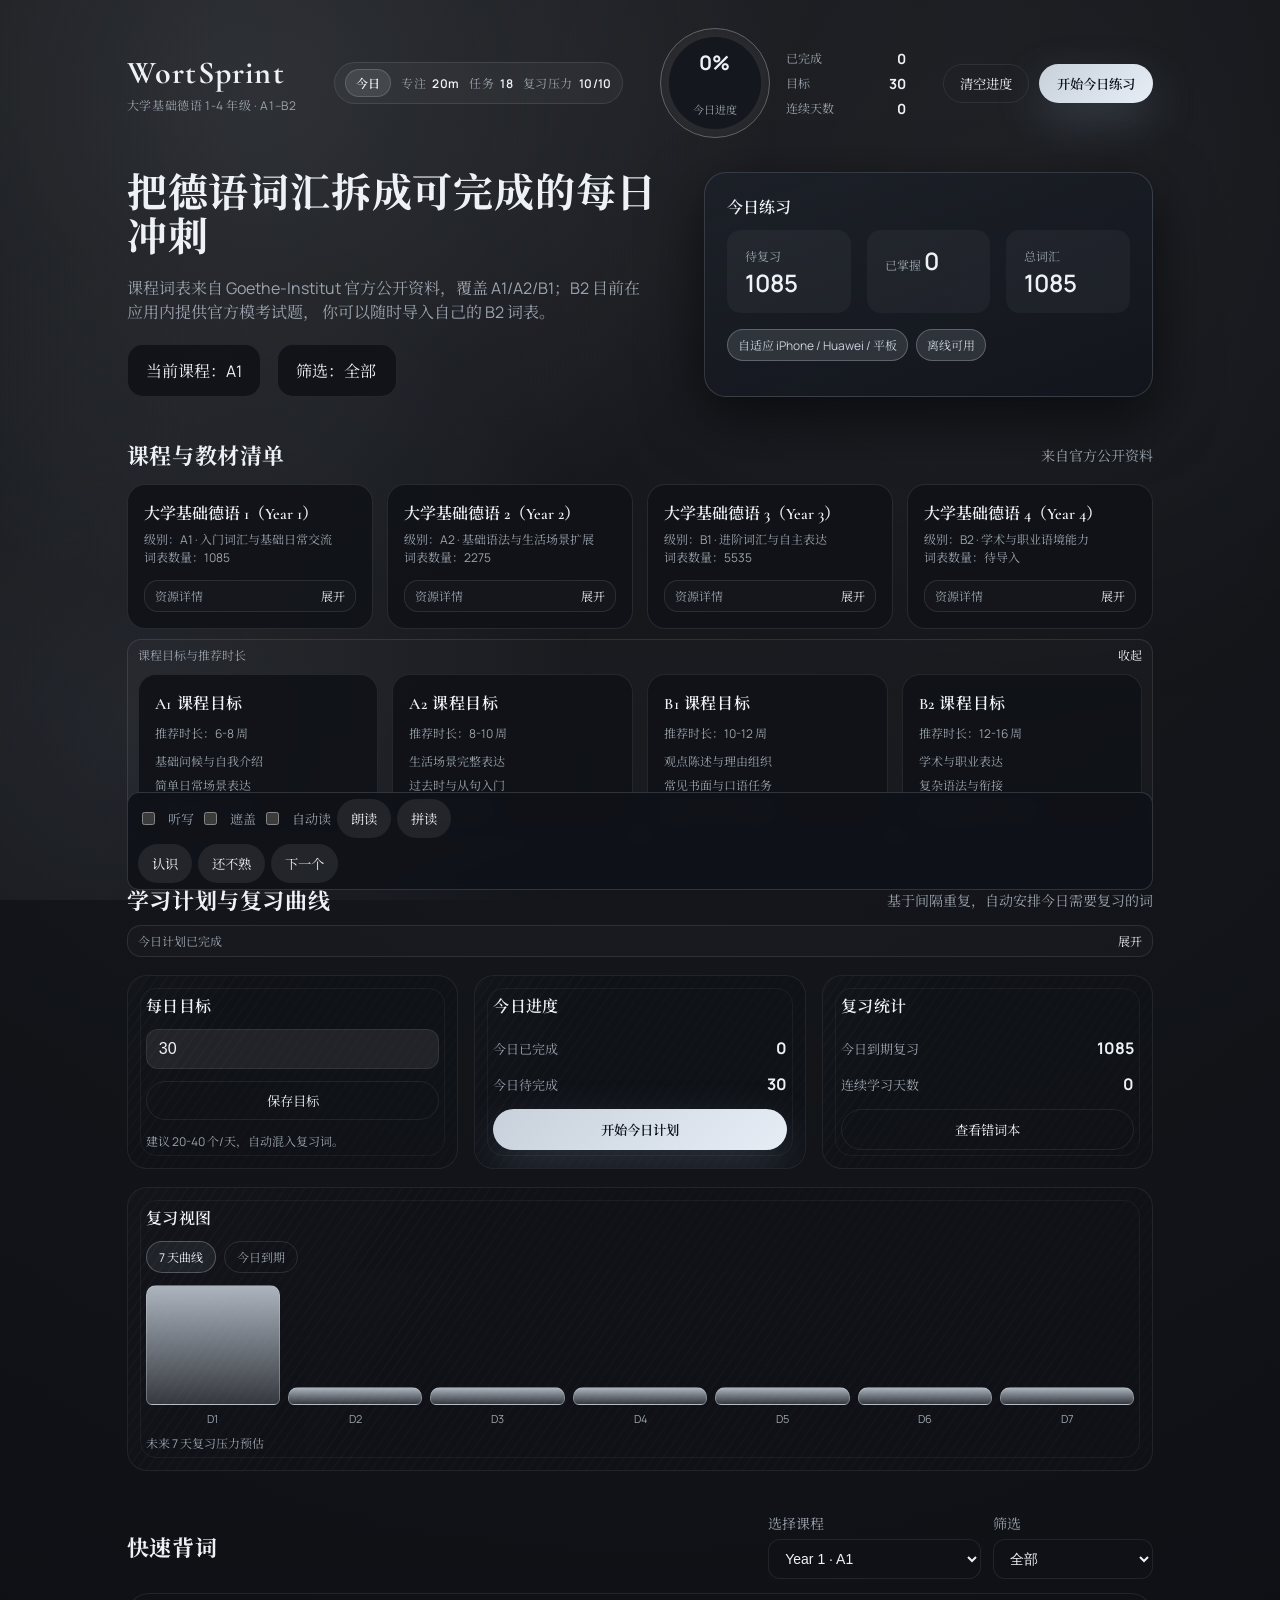
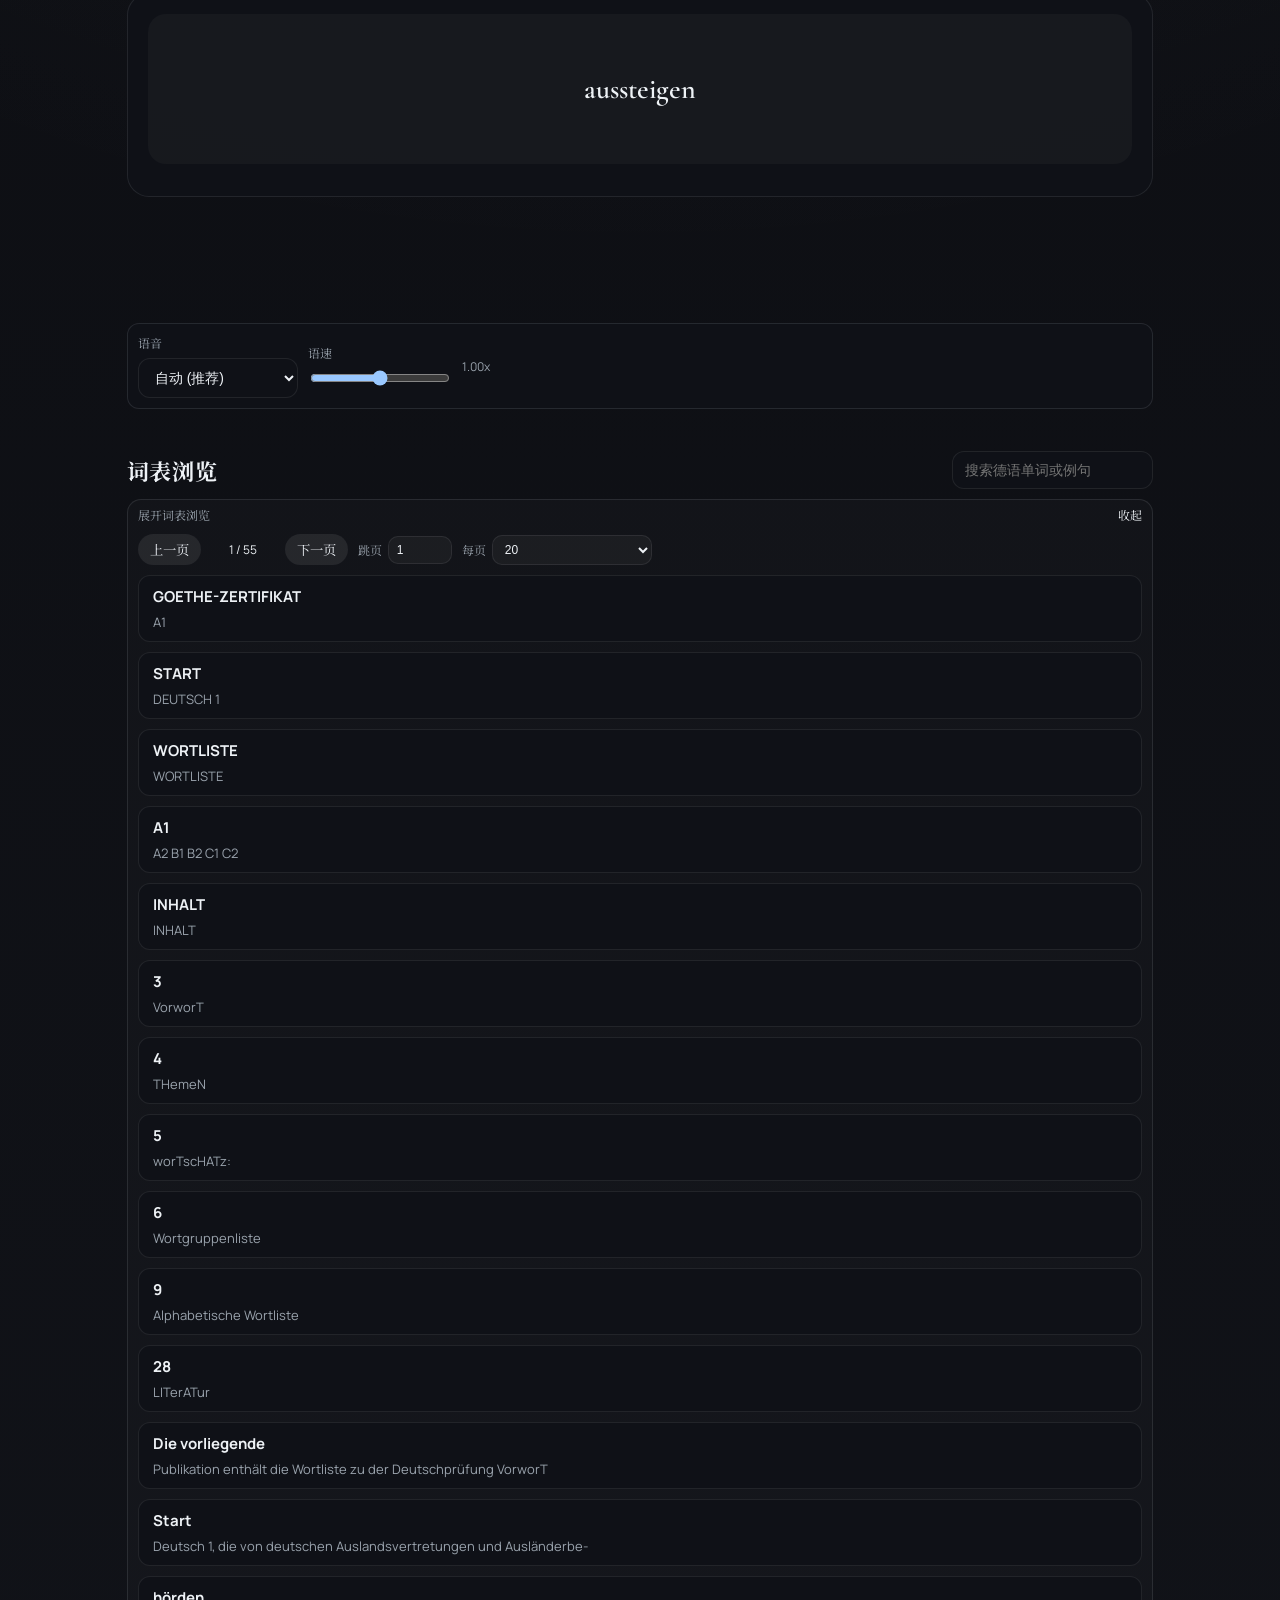
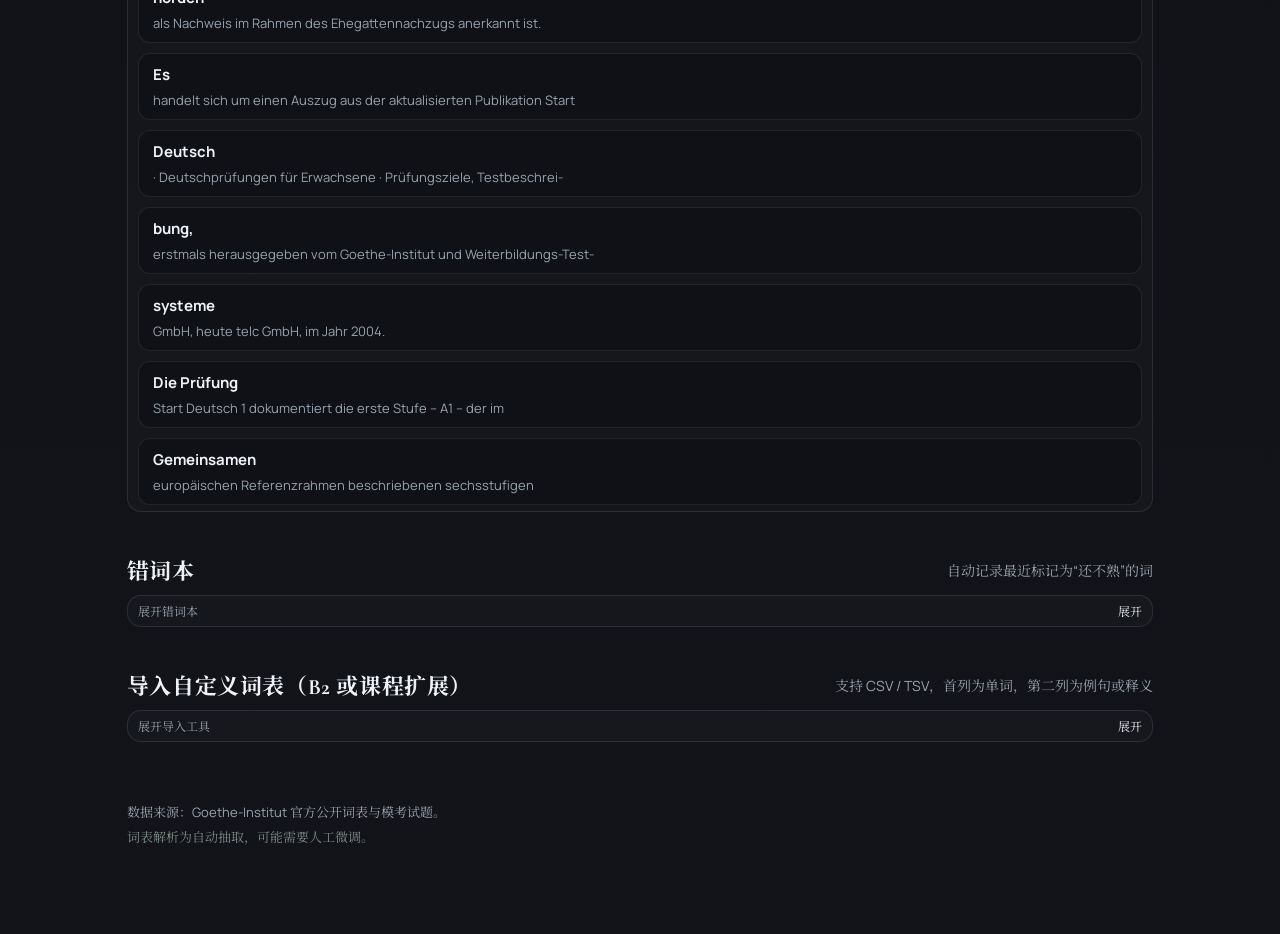
<file: docs/index.html>
<!doctype html>
<html lang="zh-CN">
  <head>
    <meta charset="UTF-8" />
    <meta name="viewport" content="width=device-width, initial-scale=1.0, viewport-fit=cover" />
    <title>德语背词 · 大学基础德语 1-4</title>
    <meta name="theme-color" content="#0a0b0c" />
    <link rel="manifest" href="./manifest.webmanifest" />
    <link rel="apple-touch-icon" href="./assets/apple-touch-icon.png" />
    <link rel="apple-touch-startup-image" href="./assets/apple-startup.png" />
    <link rel="stylesheet" href="./styles.css" />
  </head>
  <body>
    <div class="aurora"></div>
    <div class="app">
      <header class="topbar">
        <div class="brand">
          <div class="logo">WortSprint</div>
          <div class="tagline">大学基础德语 1-4 年级 · A1–B2</div>
        </div>
        <div class="status-strip" id="statusStrip">
          <div class="status-pill">今日</div>
          <div class="status-item"><span>专注</span><strong id="focusMinutes">--</strong></div>
          <div class="status-item"><span>任务</span><strong id="tasksToday">--</strong></div>
          <div class="status-item"><span>复习压力</span><strong id="pressureScore">--</strong></div>
        </div>
        <div class="top-progress">
          <div class="progress-ring" id="progressRing">
            <div class="progress-core">
              <div class="progress-value" id="progressValue">--%</div>
              <div class="progress-label">今日进度</div>
            </div>
          </div>
          <div class="progress-meta">
            <div class="meta-item">
              <span>已完成</span>
              <strong id="progressDone">--</strong>
            </div>
            <div class="meta-item">
              <span>目标</span>
              <strong id="progressTarget">--</strong>
            </div>
            <div class="meta-item">
              <span>连续天数</span>
              <strong id="progressStreak">--</strong>
            </div>
          </div>
        </div>
        <div class="cta">
          <button class="ghost" id="resetProgress" type="button">清空进度</button>
          <button class="primary" id="startPractice" type="button">开始今日练习</button>
        </div>
      </header>

      <section class="hero">
        <div class="hero-copy">
          <h1>把德语词汇拆成可完成的每日冲刺</h1>
          <p>
            课程词表来自 Goethe-Institut 官方公开资料，覆盖 A1/A2/B1；B2 目前在应用内提供官方模考试题，
            你可以随时导入自己的 B2 词表。
          </p>
          <div class="hero-metrics" id="heroMetrics"></div>
        </div>
        <div class="hero-card">
          <div class="hero-card-title">今日练习</div>
          <div class="hero-card-body">
            <div class="metric">
              <span class="metric-label">待复习</span>
              <span class="metric-value" id="dueCount">--</span>
            </div>
            <div class="metric">
              <span class="metric-label">已掌握</span>
              <span class="metric-value" id="knownCount">--</span>
            </div>
            <div class="metric">
              <span class="metric-label">总词汇</span>
              <span class="metric-value" id="totalCount">--</span>
            </div>
          </div>
          <div class="hero-card-footer">
            <span class="chip">自适应 iPhone / Huawei / 平板</span>
            <span class="chip">离线可用</span>
          </div>
        </div>
      </section>

      <section class="section">
        <div class="section-header">
          <h2>课程与教材清单</h2>
          <span>来自官方公开资料</span>
        </div>
        <div class="course-grid" id="courseGrid"></div>
        <details class="collapse" open>
          <summary>课程目标与推荐时长</summary>
          <div class="goal-grid">
          <div class="goal-card" data-level="A1">
            <div class="goal-title">A1 课程目标</div>
            <div class="goal-meta">推荐时长：6-8 周</div>
            <div class="goal-list">
              <span>基础问候与自我介绍</span>
              <span>简单日常场景表达</span>
              <span>掌握基础动词变位</span>
            </div>
          </div>
          <div class="goal-card" data-level="A2">
            <div class="goal-title">A2 课程目标</div>
            <div class="goal-meta">推荐时长：8-10 周</div>
            <div class="goal-list">
              <span>生活场景完整表达</span>
              <span>过去时与从句入门</span>
              <span>可处理日常事务</span>
            </div>
          </div>
          <div class="goal-card" data-level="B1">
            <div class="goal-title">B1 课程目标</div>
            <div class="goal-meta">推荐时长：10-12 周</div>
            <div class="goal-list">
              <span>观点陈述与理由组织</span>
              <span>常见书面与口语任务</span>
              <span>能独立完成日常沟通</span>
            </div>
          </div>
          <div class="goal-card" data-level="B2">
            <div class="goal-title">B2 课程目标</div>
            <div class="goal-meta">推荐时长：12-16 周</div>
            <div class="goal-list">
              <span>学术与职业表达</span>
              <span>复杂语法与衔接</span>
              <span>具备进阶阅读写作能力</span>
            </div>
          </div>
        </div>
        </details>
      </section>

      <section class="section">
        <div class="section-header">
          <h2>学习计划与复习曲线</h2>
          <span>基于间隔重复，自动安排今日需要复习的词</span>
        </div>
        <details class="collapse" id="completionBanner">
          <summary>今日计划已完成</summary>
          <div class="completion-sub">你可以继续巩固或明天再来，已完成的词会进入复习计划。</div>
        </details>
        <div class="plan-grid">
          <div class="plan-card">
            <div class="plan-title">每日目标</div>
            <div class="plan-body">
              <input class="plan-input" id="dailyTarget" type="number" min="5" max="200" value="30" />
              <button class="ghost" id="savePlan" type="button">保存目标</button>
            </div>
            <div class="plan-note">建议 20-40 个/天，自动混入复习词。</div>
          </div>
          <div class="plan-card">
            <div class="plan-title">今日进度</div>
            <div class="plan-body">
              <div class="plan-metric">
                <span>今日已完成</span>
                <strong id="todayDone">--</strong>
              </div>
              <div class="plan-metric">
                <span>今日待完成</span>
                <strong id="todayLeft">--</strong>
              </div>
              <button class="primary" id="startDaily" type="button">开始今日计划</button>
            </div>
          </div>
          <div class="plan-card">
            <div class="plan-title">复习统计</div>
            <div class="plan-body">
              <div class="plan-metric">
                <span>今日到期复习</span>
                <strong id="dueToday">--</strong>
              </div>
              <div class="plan-metric">
                <span>连续学习天数</span>
                <strong id="streakCount">--</strong>
              </div>
              <button class="ghost" id="viewWrongList" type="button">查看错词本</button>
            </div>
          </div>
        </div>
        <div class="data-grid">
          <div class="data-card">
            <div class="plan-title">复习视图</div>
            <div class="toggle-tabs">
              <button class="tab-button active" id="tabChart" type="button">7 天曲线</button>
              <button class="tab-button" id="tabDue" type="button">今日到期</button>
            </div>
            <div class="tab-panel active" id="panelChart">
              <div class="chart" id="reviewChart"></div>
              <div class="chart-legend">未来 7 天复习压力预估</div>
            </div>
            <div class="tab-panel" id="panelDue">
              <div class="due-list" id="dueList"></div>
            </div>
          </div>
        </div>
      </section>

      <section class="section">
        <div class="section-header">
          <h2>快速背词</h2>
          <div class="controls">
            <label class="select">
              <span>选择课程</span>
              <select id="courseSelect"></select>
            </label>
            <label class="select">
              <span>筛选</span>
              <select id="filterSelect">
                <option value="all">全部</option>
                <option value="new">未掌握</option>
                <option value="known">已掌握</option>
              </select>
            </label>
          </div>
        </div>
        <div class="card-shell">
          <div class="flashcard" id="flashcard">
            <div class="flashcard-face front" id="cardFront">加载中...</div>
            <div class="flashcard-face back" id="cardBack"></div>
          </div>
          <div class="synonym-tags" id="synonymTags"></div>
        </div>
      </section>

      <div class="floating-bar" id="floatingBar">
        <div class="floating-tools">
          <label class="toggle">
            <input id="toggleDictation" type="checkbox" />
            听写
          </label>
          <label class="toggle">
            <input id="toggleMask" type="checkbox" />
            遮盖
          </label>
          <label class="toggle">
            <input id="toggleAutoSpeak" type="checkbox" />
            自动读
          </label>
          <button class="pill" id="speakWord" type="button">朗读</button>
          <button class="pill" id="spellThenSpeak" type="button">拼读</button>
        </div>
        <div class="floating-actions">
          <button class="pill" id="markKnown" type="button">认识</button>
          <button class="pill" id="markLearning" type="button">还不熟</button>
          <button class="pill" id="nextCard" type="button">下一个</button>
        </div>
      </div>

      <div class="floating-panel" id="floatingPanel">
        <div class="panel-group">
          <label class="select">
            <span>语音</span>
            <select id="voiceSelect"></select>
          </label>
          <label class="select">
            <span>语速</span>
            <input id="rateInput" class="rate-input" type="range" min="0.7" max="1.3" step="0.05" value="1" />
          </label>
          <span class="rate-value" id="rateValue">1.0x</span>
        </div>
        <div class="dictation-box" id="dictationBox">
          <input class="dictation-input" id="dictationInput" placeholder="输入你听到的单词" />
          <button class="ghost" id="checkDictation" type="button">检查</button>
          <span class="dictation-result" id="dictationResult">等待输入</span>
        </div>
      </div>

      <section class="section">
        <div class="section-header">
          <h2>词表浏览</h2>
          <div class="controls">
            <input class="search" id="searchInput" placeholder="搜索德语单词或例句" />
          </div>
        </div>
        <details class="collapse" open>
          <summary>展开词表浏览</summary>
          <div class="pagination" id="wordPagination">
            <button class="pill" id="prevPage" type="button">上一页</button>
            <span class="page-info" id="pageInfo">1 / 1</span>
            <button class="pill" id="nextPage" type="button">下一页</button>
            <label class="page-jump">
              跳页
              <input id="pageInput" type="number" min="1" value="1" />
            </label>
            <label class="page-size">
              每页
              <select id="pageSizeSelect">
                <option value="10">10</option>
                <option value="20" selected>20</option>
                <option value="30">30</option>
                <option value="40">40</option>
              </select>
            </label>
          </div>
          <div class="wordlist" id="wordList"></div>
        </details>
      </section>

      <section class="section">
        <div class="section-header">
          <h2>错词本</h2>
          <span>自动记录最近标记为“还不熟”的词</span>
        </div>
        <details class="collapse">
          <summary>展开错词本</summary>
          <div class="wordlist" id="wrongList"></div>
        </details>
      </section>

      <section class="section">
        <div class="section-header">
          <h2>导入自定义词表（B2 或课程扩展）</h2>
          <span>支持 CSV / TSV，首列为单词，第二列为例句或释义</span>
        </div>
        <details class="collapse">
          <summary>展开导入工具</summary>
          <div class="import-box">
            <input id="importFile" type="file" accept=".csv,.tsv,.txt" />
            <button class="ghost" id="downloadTemplate" type="button">下载模板</button>
            <div class="import-status" id="importStatus">尚未导入</div>
          </div>
        </details>
      </section>

      <footer class="footer">
        <div>数据来源：Goethe-Institut 官方公开词表与模考试题。</div>
        <div class="muted">词表解析为自动抽取，可能需要人工微调。</div>
      </footer>
    </div>

    <script src="./app.js" type="module"></script>
  </body>
</html>
</file>
<file: docs/styles.css>
@import url('https://fonts.googleapis.com/css2?family=Cormorant+Garamond:wght@500;600;700&family=Manrope:wght@400;500;600;700&family=Noto+Serif+SC:wght@400;600&display=swap');

:root {
  color-scheme: dark;
  --bg: #0b0c10;
  --bg-2: #12141a;
  --panel: rgba(16, 18, 24, 0.9);
  --panel-strong: rgba(20, 23, 30, 0.96);
  --accent: #c8d1db;
  --accent-strong: #e6edf5;
  --text: #eef2f6;
  --muted: #9aa3ad;
  --stroke: rgba(255, 255, 255, 0.08);
  --shadow: 0 20px 60px rgba(0, 0, 0, 0.6);
}

* {
  box-sizing: border-box;
}

body {
  margin: 0;
  font-family: 'Manrope', 'Noto Serif SC', sans-serif;
  background: radial-gradient(circle at top, rgba(200, 209, 219, 0.08), transparent 45%),
    linear-gradient(180deg, var(--bg), var(--bg-2));
  color: var(--text);
  min-height: 100vh;
}

.aurora {
  position: fixed;
  inset: 0;
  background: radial-gradient(circle at 20% 10%, rgba(200, 209, 219, 0.12), transparent 40%),
    radial-gradient(circle at 80% 20%, rgba(255, 255, 255, 0.04), transparent 45%),
    radial-gradient(circle at 10% 80%, rgba(140, 150, 165, 0.12), transparent 35%),
    linear-gradient(120deg, rgba(255, 255, 255, 0.02), transparent 50%);
  pointer-events: none;
  z-index: 0;
}

.app {
  position: relative;
  z-index: 1;
  padding: calc(env(safe-area-inset-top, 0px) + 28px) 6vw 88px;
  max-width: 1180px;
  margin: 0 auto;
}

.topbar {
  display: flex;
  align-items: center;
  justify-content: space-between;
  gap: 18px;
  flex-wrap: wrap;
}

.top-progress {
  display: flex;
  align-items: center;
  gap: 16px;
  flex-wrap: wrap;
}

.progress-ring {
  position: relative;
  width: 110px;
  height: 110px;
  border-radius: 50%;
  background: conic-gradient(var(--accent) 0deg, rgba(255, 255, 255, 0.08) 0deg);
  padding: 8px;
  box-shadow: inset 0 0 30px rgba(0, 0, 0, 0.4);
  transition: background 0.6s ease;
}

.progress-ring::after {
  content: '';
  position: absolute;
  inset: 0;
  border-radius: 50%;
  border: 1px solid rgba(200, 209, 219, 0.35);
  pointer-events: none;
}

.progress-core {
  background: var(--panel-strong);
  border-radius: 50%;
  width: 100%;
  height: 100%;
  display: grid;
  place-items: center;
  text-align: center;
  border: 1px solid var(--stroke);
}

.progress-value {
  font-size: 20px;
  font-weight: 700;
}

.progress-label {
  font-size: 11px;
  color: var(--muted);
}

.progress-meta {
  display: grid;
  gap: 6px;
  min-width: 120px;
}

.meta-item {
  display: flex;
  justify-content: space-between;
  gap: 12px;
  font-size: 12px;
  color: var(--muted);
}

.meta-item strong {
  color: var(--text);
  font-size: 14px;
}

.brand .logo {
  font-size: clamp(24px, 3.6vw, 32px);
  letter-spacing: 1.2px;
  font-weight: 700;
  font-family: 'Cormorant Garamond', 'Noto Serif SC', serif;
}

.brand .tagline {
  color: var(--muted);
  font-size: 12px;
  letter-spacing: 0.6px;
  margin-top: 4px;
}

.status-strip {
  display: flex;
  align-items: center;
  gap: 10px;
  padding: 6px 10px;
  border-radius: 999px;
  background: rgba(255, 255, 255, 0.04);
  border: 1px solid rgba(200, 209, 219, 0.12);
  font-size: 12px;
  letter-spacing: 0.4px;
}

.status-pill {
  background: rgba(200, 209, 219, 0.12);
  color: var(--text);
  padding: 4px 10px;
  border-radius: 999px;
  border: 1px solid rgba(200, 209, 219, 0.2);
  font-weight: 600;
}

.status-item {
  display: flex;
  gap: 6px;
  align-items: center;
  color: var(--muted);
}

.status-item strong {
  color: var(--text);
  font-weight: 600;
}

.cta {
  display: flex;
  gap: 10px;
  flex-wrap: wrap;
}

button {
  border: none;
  cursor: pointer;
  font-family: inherit;
  transition: transform 0.2s ease, box-shadow 0.2s ease, background 0.2s ease;
}

button:active {
  transform: scale(0.98);
}

.primary {
  background: linear-gradient(135deg, var(--accent), var(--accent-strong));
  color: #0f141b;
  padding: 10px 18px;
  border-radius: 999px;
  font-weight: 600;
  box-shadow: 0 18px 45px rgba(120, 140, 160, 0.28);
}

.ghost {
  background: transparent;
  border: 1px solid var(--stroke);
  color: var(--text);
  padding: 9px 16px;
  border-radius: 999px;
}

.hero {
  margin-top: 34px;
  display: grid;
  grid-template-columns: minmax(260px, 1.1fr) minmax(260px, 0.9fr);
  gap: 28px;
}

.hero-copy h1 {
  font-size: clamp(28px, 4vw, 40px);
  margin: 0 0 12px;
  font-family: 'Cormorant Garamond', 'Noto Serif SC', serif;
  letter-spacing: 0.8px;
  line-height: 1.1;
}

.hero-copy p {
  color: var(--muted);
  line-height: 1.5;
  max-width: 520px;
}

.hero-metrics {
  display: flex;
  gap: 16px;
  flex-wrap: wrap;
  margin-top: 20px;
}

.hero-metrics .mini {
  background: var(--panel);
  border-radius: 16px;
  padding: 14px 18px;
  border: 1px solid var(--stroke);
  min-width: 120px;
}

.hero-card {
  background: linear-gradient(160deg, rgba(28, 32, 40, 0.98), rgba(18, 21, 28, 0.9));
  border-radius: 22px;
  padding: 22px;
  border: 1px solid rgba(200, 209, 219, 0.18);
  box-shadow: var(--shadow);
}

.hero-card-title {
  font-weight: 600;
  margin-bottom: 12px;
}

.hero-card-body {
  display: grid;
  grid-template-columns: repeat(auto-fit, minmax(120px, 1fr));
  gap: 16px;
}

.metric {
  background: rgba(255, 255, 255, 0.04);
  border-radius: 14px;
  padding: 14px 18px;
}

.metric-label {
  font-size: 12px;
  color: var(--muted);
}

.metric-value {
  font-size: 24px;
  font-weight: 600;
}

.hero-card-footer {
  margin-top: 16px;
  display: flex;
  gap: 8px;
  flex-wrap: wrap;
}

.chip {
  background: rgba(200, 209, 219, 0.14);
  color: var(--accent);
  padding: 6px 10px;
  border-radius: 999px;
  font-size: 12px;
  border: 1px solid rgba(200, 209, 219, 0.3);
}

.section {
  margin-top: 42px;
}

.section-header {
  display: flex;
  align-items: center;
  justify-content: space-between;
  flex-wrap: wrap;
  gap: 16px;
}

.section-header h2 {
  margin: 0;
  font-size: 22px;
  font-family: 'Cormorant Garamond', 'Noto Serif SC', serif;
  letter-spacing: 0.6px;
}

.section-header span {
  color: var(--muted);
  font-size: 14px;
}

.course-grid {
  margin-top: 14px;
  display: grid;
  grid-template-columns: repeat(auto-fit, minmax(240px, 1fr));
  gap: 14px;
}

.goal-grid {
  margin-top: 14px;
  display: grid;
  grid-template-columns: repeat(auto-fit, minmax(220px, 1fr));
  gap: 14px;
}

.collapse {
  margin-top: 10px;
  border-radius: 14px;
  border: 1px solid rgba(200, 209, 219, 0.12);
  padding: 6px 10px;
  background: rgba(255, 255, 255, 0.02);
}

.collapse summary {
  cursor: pointer;
  list-style: none;
  font-size: 12px;
  color: var(--muted);
  display: flex;
  align-items: center;
  justify-content: space-between;
  gap: 8px;
}

.collapse summary::-webkit-details-marker {
  display: none;
}

.collapse summary::after {
  content: '展开';
  color: var(--text);
  font-size: 12px;
}

.collapse[open] summary::after {
  content: '收起';
}

.collapse > .goal-grid,
.collapse > .wordlist,
.collapse > .import-box,
.collapse > .completion-sub {
  margin-top: 10px;
}

.goal-card {
  background: var(--panel);
  border-radius: 18px;
  padding: 16px;
  border: 1px solid rgba(200, 209, 219, 0.1);
  display: grid;
  gap: 10px;
  cursor: pointer;
  transition: transform 0.2s ease, box-shadow 0.2s ease, border 0.2s ease;
}

.goal-card:hover {
  transform: translateY(-2px);
  border: 1px solid rgba(200, 209, 219, 0.25);
  box-shadow: 0 14px 32px rgba(0, 0, 0, 0.35);
}

.goal-title {
  font-family: 'Cormorant Garamond', 'Noto Serif SC', serif;
  font-weight: 600;
  letter-spacing: 0.6px;
}

.goal-meta {
  color: var(--muted);
  font-size: 12px;
}

.goal-list {
  display: grid;
  gap: 6px;
  font-size: 12px;
  color: var(--muted);
}

.completion-banner {
  margin-top: 14px;
  padding: 14px 18px;
  border-radius: 16px;
  border: 1px solid rgba(200, 209, 219, 0.18);
  background: rgba(200, 209, 219, 0.08);
  display: none;
  gap: 6px;
}

.completion-banner.show {
  display: grid;
}

.completion-title {
  font-weight: 600;
  letter-spacing: 0.4px;
}

.completion-sub {
  color: var(--muted);
  font-size: 12px;
}

.course-card {
  background: var(--panel);
  border-radius: 18px;
  padding: 16px;
  border: 1px solid rgba(200, 209, 219, 0.12);
}

.course-title {
  font-weight: 600;
  margin-bottom: 6px;
  font-family: 'Cormorant Garamond', 'Noto Serif SC', serif;
}

.course-meta {
  color: var(--muted);
  font-size: 12px;
}

.resource-list {
  margin: 14px 0 0;
  display: grid;
  gap: 10px;
}

.resource {
  padding: 10px 12px;
  border-radius: 14px;
  background: rgba(255, 255, 255, 0.04);
  border: 1px solid var(--stroke);
  font-size: 12px;
}

.resource-list.collapse {
  padding: 6px 10px;
}

.resource-list.collapse summary {
  font-size: 12px;
  color: var(--muted);
}

.resource a {
  color: var(--accent);
  text-decoration: none;
}

.controls {
  display: flex;
  gap: 12px;
  flex-wrap: wrap;
}

.plan-grid {
  margin-top: 18px;
  display: grid;
  grid-template-columns: repeat(auto-fit, minmax(240px, 1fr));
  gap: 16px;
}

.data-grid {
  margin-top: 18px;
  display: grid;
  grid-template-columns: repeat(auto-fit, minmax(260px, 1fr));
  gap: 16px;
}

.data-card {
  background: var(--panel);
  border-radius: 20px;
  padding: 18px;
  border: 1px solid var(--stroke);
  display: grid;
  gap: 12px;
  position: relative;
  overflow: hidden;
}

.toggle-tabs {
  display: flex;
  gap: 8px;
}

.tab-button {
  border: 1px solid rgba(200, 209, 219, 0.14);
  background: transparent;
  color: var(--muted);
  padding: 6px 12px;
  border-radius: 999px;
  font-size: 12px;
}

.tab-button.active {
  color: var(--text);
  border-color: rgba(200, 209, 219, 0.3);
  background: rgba(200, 209, 219, 0.08);
}

.tab-panel {
  display: none;
}

.tab-panel.active {
  display: grid;
  gap: 8px;
}

.chart {
  display: grid;
  grid-template-columns: repeat(7, 1fr);
  gap: 8px;
  align-items: end;
  min-height: 120px;
}

.bar {
  background: linear-gradient(180deg, rgba(200, 209, 219, 0.85), rgba(200, 209, 219, 0.2));
  border-radius: 10px 10px 6px 6px;
  border: 1px solid rgba(200, 209, 219, 0.35);
  min-height: 18px;
}

.bar-label {
  text-align: center;
  font-size: 11px;
  color: var(--muted);
  margin-top: 6px;
}

.chart-legend {
  font-size: 12px;
  color: var(--muted);
}

.due-list {
  display: grid;
  gap: 10px;
}

.due-item {
  display: flex;
  align-items: center;
  justify-content: space-between;
  padding: 10px 12px;
  border-radius: 12px;
  background: rgba(255, 255, 255, 0.04);
  border: 1px solid var(--stroke);
  font-size: 13px;
}

.due-item span {
  color: var(--muted);
}

.plan-card {
  background: var(--panel);
  border-radius: 20px;
  padding: 18px;
  border: 1px solid var(--stroke);
  display: grid;
  gap: 12px;
  position: relative;
  overflow: hidden;
}

.plan-card::before,
.data-card::before {
  content: '';
  position: absolute;
  inset: 0;
  background: linear-gradient(120deg, rgba(255, 255, 255, 0.05), transparent 40%),
    repeating-linear-gradient(125deg, rgba(255, 255, 255, 0.04) 0 2px, transparent 2px 8px);
  opacity: 0.35;
  pointer-events: none;
}

.plan-card::after,
.data-card::after {
  content: '';
  position: absolute;
  inset: 12px;
  border-radius: 16px;
  border: 1px solid rgba(255, 255, 255, 0.05);
  pointer-events: none;
}

.plan-card > *,
.data-card > * {
  position: relative;
  z-index: 1;
}

.plan-title {
  font-weight: 600;
  letter-spacing: 0.4px;
}

.plan-body {
  display: grid;
  gap: 12px;
}

.plan-input {
  background: rgba(255, 255, 255, 0.08);
  border: 1px solid var(--stroke);
  color: var(--text);
  padding: 10px 12px;
  border-radius: 12px;
  font-size: 16px;
}

.plan-metric {
  display: flex;
  align-items: center;
  justify-content: space-between;
  gap: 10px;
  font-size: 13px;
  color: var(--muted);
}

.plan-metric strong {
  color: var(--text);
  font-size: 16px;
}

.plan-note {
  color: var(--muted);
  font-size: 12px;
}

.select {
  display: flex;
  flex-direction: column;
  gap: 6px;
  font-size: 12px;
  color: var(--muted);
}

select,
.search {
  background: var(--panel);
  border: 1px solid var(--stroke);
  color: var(--text);
  padding: 10px 12px;
  border-radius: 12px;
  font-size: 14px;
  min-width: 160px;
}

.card-shell {
  margin-top: 14px;
  background: var(--panel);
  border-radius: 22px;
  padding: 20px;
  border: 1px solid rgba(200, 209, 219, 0.1);
}

.floating-bar {
  position: sticky;
  bottom: 10px;
  margin-top: 16px;
  background: rgba(16, 18, 24, 0.92);
  border: 1px solid rgba(200, 209, 219, 0.18);
  border-radius: 12px;
  padding: 6px 10px;
  display: flex;
  flex-direction: column;
  gap: 6px;
  z-index: 4;
  backdrop-filter: blur(10px);
  transition: transform 0.25s ease, opacity 0.25s ease;
}

.floating-tools,
.floating-actions {
  display: flex;
  flex-wrap: wrap;
  gap: 6px;
}

.floating-bar.hidden {
  transform: translateY(24px);
  opacity: 0;
  pointer-events: none;
}

.floating-panel {
  margin-top: 12px;
  padding: 10px;
  border-radius: 12px;
  background: rgba(16, 18, 24, 0.92);
  border: 1px solid rgba(200, 209, 219, 0.12);
  display: grid;
  gap: 10px;
}

.panel-group {
  display: flex;
  flex-wrap: wrap;
  gap: 10px;
  align-items: center;
}

.pagination {
  margin-top: 10px;
  display: flex;
  align-items: center;
  gap: 10px;
  font-size: 12px;
  color: var(--muted);
  flex-wrap: wrap;
}

.pagination .pill {
  padding: 6px 12px;
}

.page-info {
  min-width: 64px;
  text-align: center;
  color: var(--text);
}

.page-jump,
.page-size {
  display: flex;
  align-items: center;
  gap: 6px;
}

.page-jump input,
.page-size select {
  background: rgba(255, 255, 255, 0.04);
  border: 1px solid var(--stroke);
  color: var(--text);
  padding: 6px 8px;
  border-radius: 10px;
  font-size: 12px;
  width: 64px;
}

.practice-tools {
  margin-top: 16px;
  display: grid;
  gap: 12px;
}

.toggle {
  display: flex;
  align-items: center;
  gap: 10px;
  font-size: 13px;
  color: var(--muted);
}

.toggle input {
  accent-color: var(--accent);
}

.dictation-box {
  display: none;
  gap: 10px;
  align-items: center;
  flex-wrap: wrap;
}

.dictation-box.active {
  display: flex;
}

.dictation-input {
  flex: 1 1 200px;
  min-width: 180px;
  background: rgba(255, 255, 255, 0.08);
  border: 1px solid var(--stroke);
  color: var(--text);
  padding: 10px 12px;
  border-radius: 12px;
}

.dictation-result {
  font-size: 12px;
  color: var(--muted);
}

.dictation-result .diff {
  font-family: 'Noto Serif SC', sans-serif;
  font-size: 12px;
  color: var(--text);
}

.dictation-result .diff .wrong {
  color: #f3a7a7;
}

.dictation-result .diff .extra {
  color: #f3a7a7;
  text-decoration: underline wavy rgba(243, 167, 167, 0.8);
}

.dictation-result .diff .missing {
  color: #a6e2c0;
  text-decoration: underline dotted rgba(166, 226, 192, 0.8);
}

.dictation-result .diff .right {
  color: #a6e2c0;
}

.dictation-result .diff .dim {
  color: var(--muted);
}

.tts-box {
  display: flex;
  gap: 10px;
  flex-wrap: wrap;
}

.tts-settings {
  display: flex;
  align-items: center;
  gap: 12px;
  flex-wrap: wrap;
}

.rate-input {
  min-width: 140px;
}

.rate-value {
  color: var(--muted);
  font-size: 12px;
}

.flashcard {
  background: rgba(255, 255, 255, 0.03);
  border-radius: 18px;
  padding: 22px;
  min-height: 150px;
  display: grid;
  place-items: center;
  text-align: center;
  cursor: pointer;
  position: relative;
  perspective: 1000px;
}

.flashcard-face {
  font-size: clamp(20px, 3.6vw, 28px);
  font-weight: 600;
  font-family: 'Cormorant Garamond', 'Noto Serif SC', serif;
}

.flashcard-face.back {
  display: none;
  font-weight: 500;
  font-size: clamp(14px, 2.5vw, 18px);
  color: var(--muted);
}

.flashcard.flipped .front {
  display: none;
}

.flashcard.flipped .back {
  display: block;
}

.flashcard-actions {
  margin-top: 16px;
  display: flex;
  gap: 10px;
  flex-wrap: wrap;
}

.pill {
  background: rgba(255, 255, 255, 0.08);
  color: var(--text);
  padding: 10px 14px;
  border-radius: 999px;
}

.wordlist {
  margin-top: 20px;
  display: grid;
  gap: 10px;
}

.word-row {
  background: var(--panel);
  border-radius: 12px;
  padding: 10px 14px;
  border: 1px solid var(--stroke);
  display: grid;
  gap: 6px;
}

.word-row strong {
  font-size: 15px;
}

.word-row span {
  color: var(--muted);
  font-size: 13px;
}

.synonym-tags {
  display: flex;
  flex-wrap: wrap;
  gap: 8px;
  margin-top: 12px;
}

.synonym-tag {
  padding: 4px 10px;
  border-radius: 999px;
  background: rgba(255, 255, 255, 0.08);
  border: 1px solid var(--stroke);
  font-size: 12px;
  color: var(--muted);
}

.import-box {
  margin-top: 18px;
  display: flex;
  align-items: center;
  gap: 14px;
  flex-wrap: wrap;
  background: var(--panel);
  border-radius: 16px;
  padding: 14px;
  border: 1px solid rgba(200, 209, 219, 0.12);
}

.import-status {
  color: var(--muted);
  font-size: 13px;
}

.footer {
  margin-top: 60px;
  color: var(--muted);
  font-size: 13px;
  display: grid;
  gap: 6px;
}

.muted {
  color: #7c8a84;
}

@media (max-width: 900px) {
  .hero {
    grid-template-columns: 1fr;
  }
}

@media (max-width: 720px) {
  .app {
    padding: calc(env(safe-area-inset-top, 0px) + 20px) 6vw 70px;
  }

  .cta {
    width: 100%;
    justify-content: flex-start;
  }

  select,
  .search {
    width: 100%;
  }

  .hero-card-body {
    grid-template-columns: repeat(auto-fit, minmax(90px, 1fr));
  }
}

@media (max-width: 480px) {
  .flashcard-actions {
    flex-direction: column;
  }

  .pill,
  .primary,
  .ghost {
    width: 100%;
  }
}

@media (max-width: 430px) {
  .topbar {
    gap: 12px;
  }

  .status-strip {
    width: 100%;
    justify-content: space-between;
    flex-wrap: wrap;
  }

  .top-progress {
    width: 100%;
    justify-content: space-between;
  }

  .progress-ring {
    width: 92px;
    height: 92px;
  }

  .hero {
    gap: 18px;
  }

  .section {
    margin-top: 32px;
  }

  .course-grid,
  .goal-grid,
  .data-grid,
  .plan-grid {
    grid-template-columns: 1fr;
  }

  .floating-bar {
    bottom: 8px;
  }
}

@media (max-width: 375px) {
  .brand .logo {
    font-size: 22px;
  }

  .hero-copy h1 {
    font-size: 26px;
  }

  .progress-meta {
    min-width: auto;
  }
}
</file>
